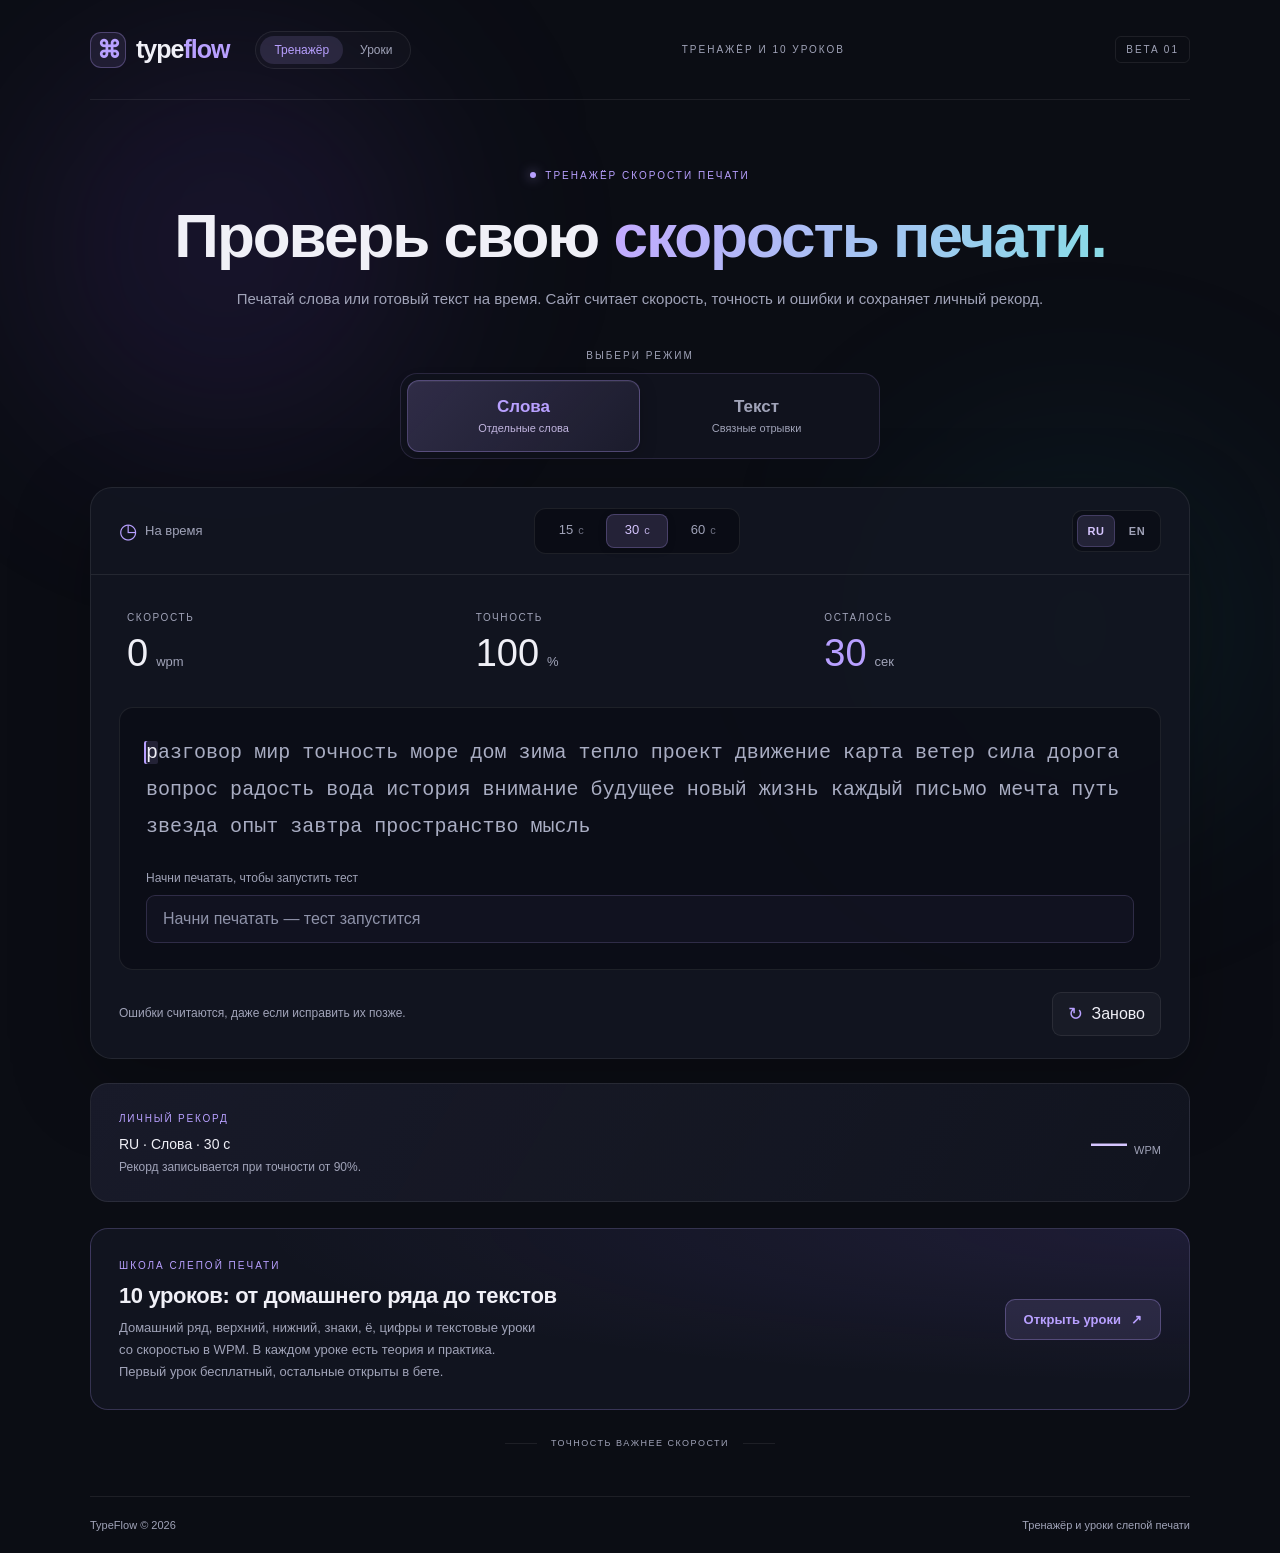
<file: index.html>
<!DOCTYPE html>
    <html lang="ru">
    <head>
    <meta charset="UTF-8">
    <meta name="viewport" content="width=device-width, initial-scale=1.0">

    <title>TypeFlow — тренажёр скорости печати и уроки</title>
    <meta name="description" content="TypeFlow: тест скорости печати на время и 10 уроков слепой печати с теорией и практикой.">

    <link rel="stylesheet" href="style.css">
      <script src="texts.js" defer></script>
      <script src="script.js" defer></script>
    </head>

    <body>
    <div class="ambient ambient-purple" aria-hidden="true"></div>
    <div class="ambient ambient-cyan" aria-hidden="true"></div>

    <div class="page">
        <header class="header">
        <div class="header-main">
            <a class="logo" href="index.html" aria-label="TypeFlow — главная">
                <span class="logo-icon" aria-hidden="true">⌘</span>
                <span>type<span class="logo-accent">flow</span></span>
            </a>

            <nav class="header-nav" aria-label="Разделы">
                <a class="nav-link is-active" href="index.html" aria-current="page">Тренажёр</a>
                <a class="nav-link" href="lessons.html">Уроки</a>
            </nav>
        </div>

        <span class="header-label">ТРЕНАЖЁР И 10 УРОКОВ</span>

        <span class="version">BETA 01</span>
        </header>

        <main>
        <section class="intro">
            <div class="eyebrow">
            <span class="status-dot" aria-hidden="true"></span>
            ТРЕНАЖЁР СКОРОСТИ ПЕЧАТИ
            </div>

            <h1>Проверь свою <span>скорость печати.</span></h1>

            <p class="intro-description">
            Печатай слова или готовый текст на время. Сайт считает скорость,
            точность и ошибки и сохраняет личный рекорд.
            </p>
        </section>

              <div class="mode-picker">
        <p class="mode-picker-caption">ВЫБЕРИ РЕЖИМ</p>

        <div
          id="mode-switch"
          class="mode-switch"
          role="group"
          aria-label="Режим печати"
        >
          <span class="mode-slider" aria-hidden="true"></span>

          <button
            class="mode-button selected"
            type="button"
            data-mode="words"
            aria-pressed="true"
          >
            <span class="mode-button-title">Слова</span>
            <span class="mode-button-description">Отдельные слова</span>
          </button>

          <button
            class="mode-button"
            type="button"
            data-mode="text"
            aria-pressed="false"
          >
            <span class="mode-button-title">Текст</span>
            <span class="mode-button-description">Связные отрывки</span>
          </button>
        </div>
      </div>
            <div id="difficulty-panel" class="difficulty-panel" hidden>
        <span id="difficulty-label" class="difficulty-label">
          Сложность
        </span>

        <div
          class="difficulty-options"
          role="group"
          aria-labelledby="difficulty-label"
        >
          <button
            class="difficulty-button selected"
            type="button"
            data-difficulty="easy"
            aria-pressed="true"
          >
            <span class="difficulty-dot" aria-hidden="true"></span>
            Простой
          </button>

          <button
            class="difficulty-button"
            type="button"
            data-difficulty="medium"
            aria-pressed="false"
          >
            <span class="difficulty-dot" aria-hidden="true"></span>
            Средний
          </button>

          <button
            class="difficulty-button"
            type="button"
            data-difficulty="hard"
            aria-pressed="false"
          >
            <span class="difficulty-dot" aria-hidden="true"></span>
            Сложный
          </button>
        </div>

        <p id="difficulty-description" class="difficulty-description">
          Спокойный старт: заглавные буквы, точки и запятые.
        </p>
      </div>  
      <section class="test-card" aria-label="Тест скорости печати">
            <div class="toolbar">
            <div class="mode-label">
                <span aria-hidden="true">◷</span>
                На время
            </div>

          <div
            class="duration-options"
            role="group"
            aria-label="Длительность теста"
          >
            <button
              class="duration"
              type="button"
              data-time="15"
              aria-label="15 секунд"
              aria-pressed="false"
            >
              15 <span class="time-unit">с</span>
            </button>

            <button
              class="duration active"
              type="button"
              data-time="30"
              aria-label="30 секунд"
              aria-pressed="true"
            >
              30 <span class="time-unit">с</span>
            </button>

            <button
              class="duration"
              type="button"
              data-time="60"
              aria-label="60 секунд"
              aria-pressed="false"
            >
              60 <span class="time-unit">с</span>
            </button>
          </div>

            <div
              class="language-switch"
              role="group"
              aria-label="Язык задания"
            >
              <button
                class="language-button selected"
                type="button"
                data-language="ru"
                aria-label="Русский"
                aria-pressed="true"
              >
                RU
              </button>

              <button
                class="language-button"
                type="button"
                data-language="en"
                aria-label="Английский"
                aria-pressed="false"
              >
                EN
              </button>
            </div>
            </div>

            <div class="stats">
            <div class="stat">
                <span class="stat-label">СКОРОСТЬ</span>
                <div class="stat-value">
                <span id="wpm">0</span>
                <span class="unit">wpm</span>
                </div>
            </div>

            <div class="stat">
                <span class="stat-label">ТОЧНОСТЬ</span>
                <div class="stat-value">
                <span id="accuracy">100</span>
                <span class="unit">%</span>
                </div>
            </div>

            <div class="stat timer-stat">
                <span class="stat-label">ОСТАЛОСЬ</span>
                <div class="stat-value">
                <span id="timer">30</span>
                <span class="unit">сек</span>
                </div>
            </div>
            </div>

            <div class="typing-area">
            <p id="text" class="typing-text">
                текст для печати появится здесь
                начни печатать — тест запустится
            </p>

            <label class="input-label" for="typing-input">
                Начни печатать, чтобы запустить тест
            </label>

            <input
                id="typing-input"
                class="typing-input"
                type="text"
                placeholder="Начни печатать — тест запустится"
                autocomplete="off"
                autocapitalize="off"
                spellcheck="false"
            >
            </div>

                    <div class="test-footer">
            <span class="hint">Ошибки считаются, даже если их исправить.</span>

            <button id="restart" class="restart-button" type="button">
                <span aria-hidden="true">↻</span>
                Заново
            </button>
            </div>
        </section>

        <section
            id="result"
            class="result-card"
            aria-labelledby="result-title"
            aria-live="polite"
            hidden
        >
            <div class="result-heading">
            <div>
                <span class="result-eyebrow">ПОПЫТКА ЗАВЕРШЕНА</span>
                <h2 id="result-title">Твой результат</h2>
            </div>

            <span class="result-badge">Результат</span>
            </div>

            <div class="result-grid">
            <div class="result-item">
                <span class="result-label">Скорость</span>

                <div class="result-number">
                <span id="result-wpm">0</span>
                <span class="result-unit">WPM</span>
                </div>
            </div>

            <div class="result-item">
                <span class="result-label">Точность</span>

                <div class="result-number">
                <span id="result-accuracy">100</span>
                <span class="result-unit">%</span>
                </div>
            </div>

            <div class="result-item">
                <span class="result-label">Правильных символов</span>

                <div class="result-number">
                <span id="result-correct">0</span>
                </div>
            </div>

            <div class="result-item">
                <span class="result-label">Время теста</span>

                <div class="result-number">
                <span id="result-duration">30</span>
                <span class="result-unit">сек</span>
                </div>
            </div>
            </div>

            <p id="result-message" class="result-message"></p>

            <button id="try-again" class="try-again-button" type="button">
            Ещё один раунд <span aria-hidden="true">↗</span>
            </button>
        </section>

              <section class="record-card" aria-labelledby="record-title">
        <div class="record-info">
          <span id="record-title" class="record-eyebrow">
            ЛИЧНЫЙ РЕКОРД
          </span>

          <p id="record-mode" class="record-mode"></p>

          <p id="record-details" class="record-details">
            Рекорд появится после попытки с точностью от 90%.
          </p>
        </div>

        <div class="record-score">
          <span id="record-value">—</span>
          <span class="record-unit">WPM</span>
        </div>

        <p
          id="record-notice"
          class="record-notice"
          role="status"
          hidden
        ></p>
      </section>

        <section class="lesson-teaser" aria-labelledby="lesson-teaser-title">
            <div class="lesson-teaser-text">
                <span class="lesson-teaser-eyebrow">ШКОЛА СЛЕПОЙ ПЕЧАТИ</span>
                <h2 id="lesson-teaser-title">10 уроков: от домашнего ряда до текстов</h2>
                <p>
                    Домашний ряд, верхний, нижний, знаки, ё, цифры и текстовые
                    уроки со скоростью в WPM. В каждом уроке есть теория
                    и практика. Первый урок бесплатный, остальные открыты в бете.
                </p>
            </div>

            <a class="lesson-teaser-link" href="lessons.html">
                Открыть уроки <span aria-hidden="true">↗</span>
            </a>
        </section>
      
        <div class="bottom-note">
            <span class="note-line" aria-hidden="true"></span>
            ТОЧНОСТЬ ВАЖНЕЕ СКОРОСТИ
            <span class="note-line" aria-hidden="true"></span>
        </div>
        </main>

        <footer class="footer">
        <span>TypeFlow © 2026</span>
        <span>Тренажёр и уроки слепой печати</span>
        </footer>
    </div>
        <dialog
      id="record-modal"
      class="record-modal"
      aria-labelledby="record-modal-title"
      aria-describedby="record-modal-message"
    >
      <div class="record-modal-content">
        <button
          id="record-modal-close"
          class="record-modal-close"
          type="button"
          aria-label="Закрыть окно рекорда"
          autofocus
        >
          ×
        </button>

        <div class="record-modal-symbol" aria-hidden="true">✦</div>

        <span class="record-modal-eyebrow">ЛИЧНЫЙ РЕКОРД</span>

        <h2 id="record-modal-title">Новый рекорд!</h2>

        <p id="record-modal-mode" class="record-modal-mode"></p>

        <div class="record-modal-score">
          <span id="record-modal-wpm">0</span>
          <span>WPM</span>
        </div>

        <span id="record-modal-gain" class="record-modal-gain"></span>

        <p id="record-modal-message" class="record-modal-message">
          Результат сохранён. Продолжай тренироваться —
          следующий рекорд впереди.
        </p>

        <p id="record-modal-storage" class="record-modal-storage" hidden></p>

        <button
          id="record-modal-continue"
          class="record-modal-continue"
          type="button"
        >
          Продолжить
          <span aria-hidden="true">↗</span>
        </button>
      </div>
    </dialog>
    </body>
    </html>
</file>
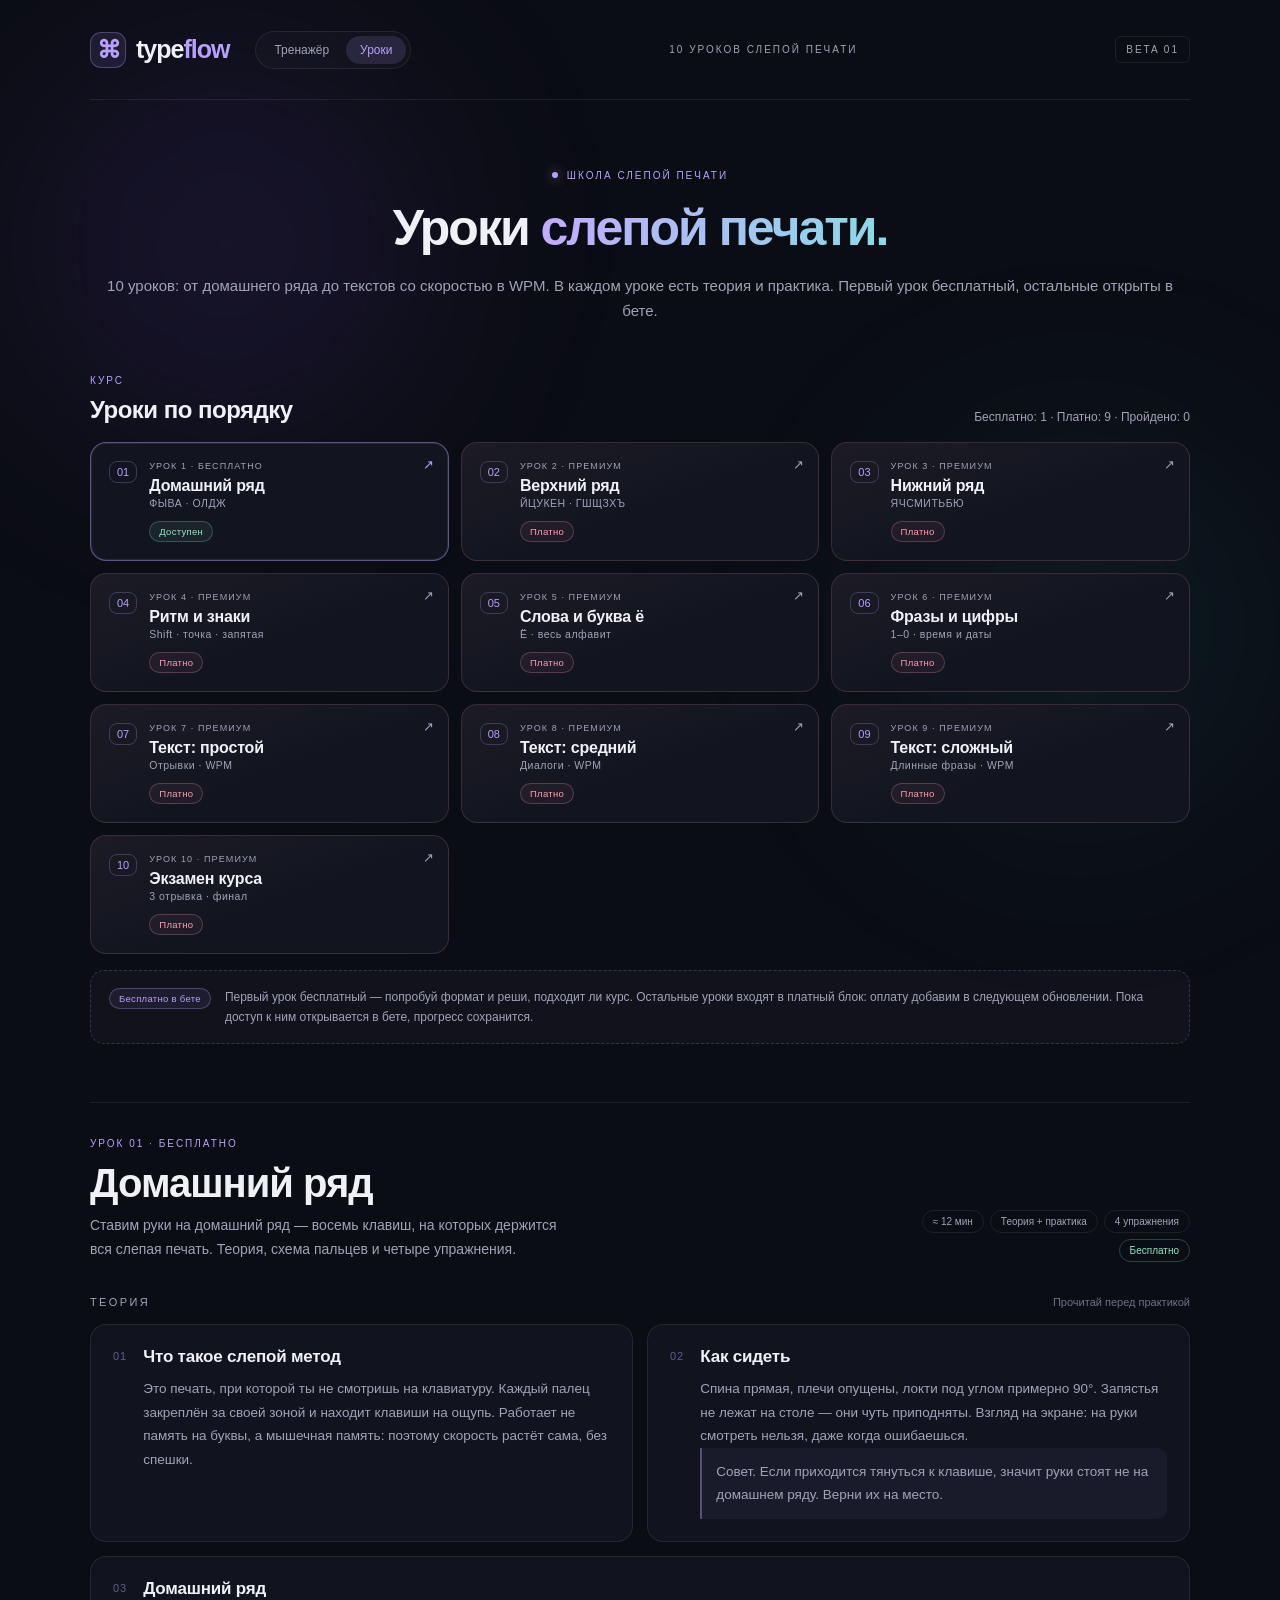
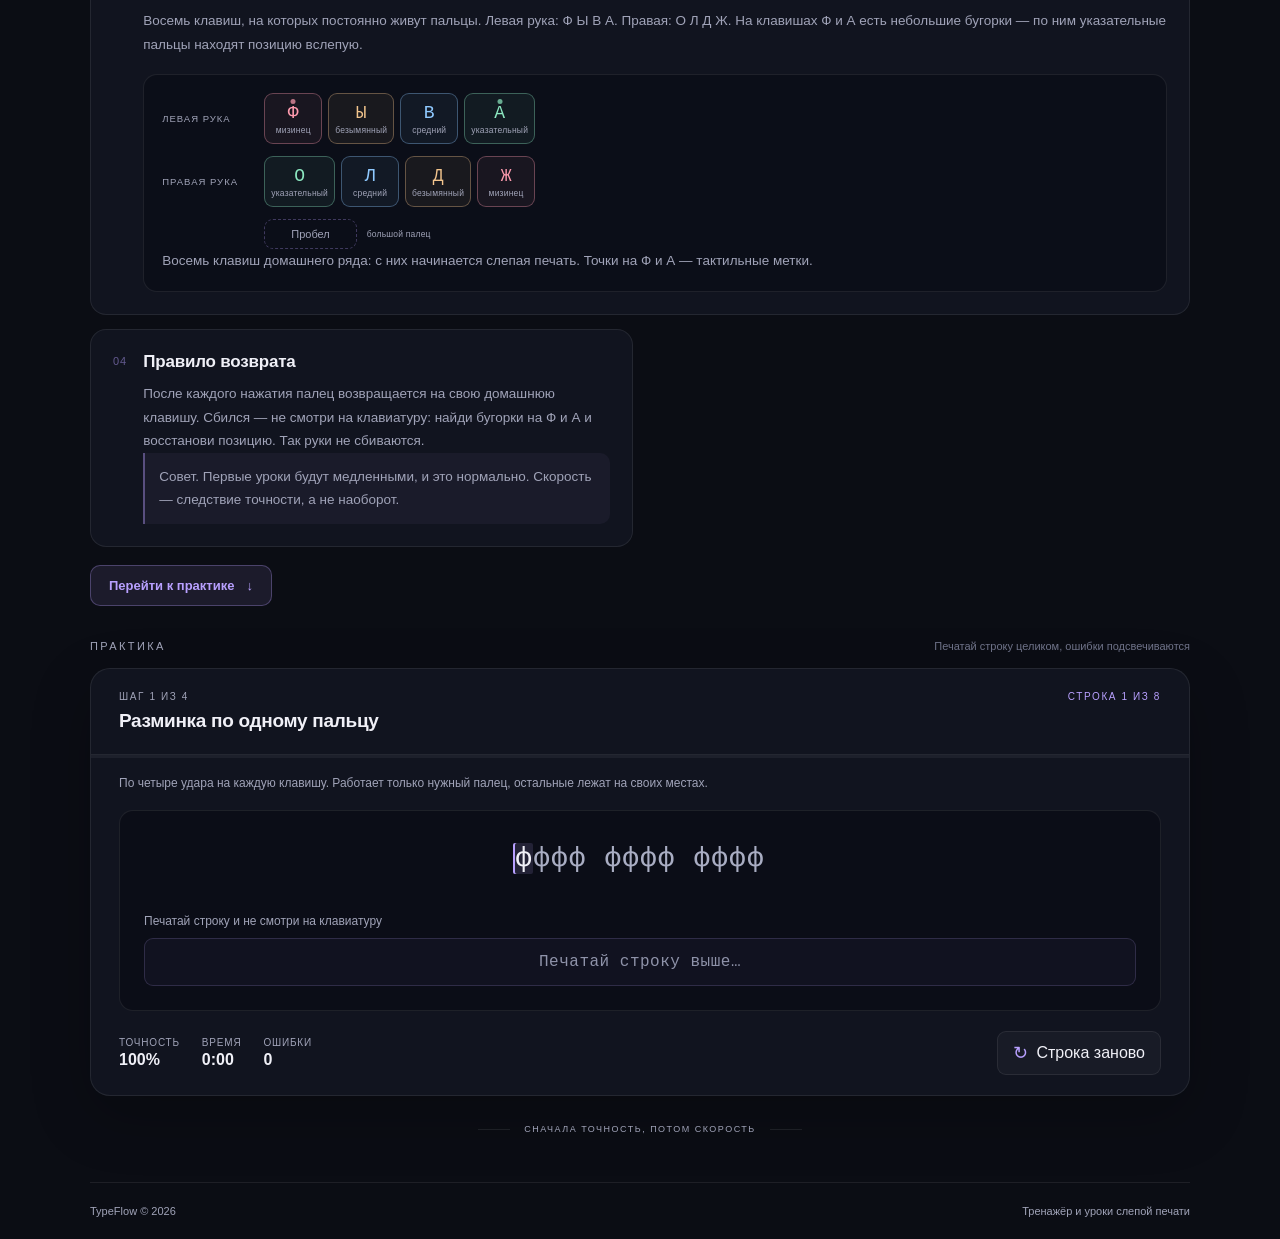
<file: lessons.html>
<!DOCTYPE html>
<html lang="ru">
<head>
<meta charset="UTF-8">
<meta name="viewport" content="width=device-width, initial-scale=1.0">
<meta name="description" content="TypeFlow — уроки слепой печати: теория и практика.">

<title>Уроки слепой печати — TypeFlow</title>

<link rel="stylesheet" href="style.css">
  <script src="texts.js" defer></script>
  <script src="lessons-data.js" defer></script>
  <script src="lessons.js" defer></script>
</head>

<body>
<div class="ambient ambient-purple" aria-hidden="true"></div>
<div class="ambient ambient-cyan" aria-hidden="true"></div>

<div class="page">
  <header class="header">
    <div class="header-main">
      <a class="logo" href="index.html" aria-label="TypeFlow — главная">
        <span class="logo-icon" aria-hidden="true">⌘</span>
        <span>type<span class="logo-accent">flow</span></span>
      </a>

      <nav class="header-nav" aria-label="Разделы">
        <a class="nav-link" href="index.html">Тренажёр</a>
        <a class="nav-link is-active" href="lessons.html" aria-current="page">Уроки</a>
      </nav>
    </div>

    <span class="header-label">10 УРОКОВ СЛЕПОЙ ПЕЧАТИ</span>

    <span class="version">BETA 01</span>
  </header>

  <main>
    <section class="lesson-intro">
      <div class="eyebrow">
        <span class="status-dot" aria-hidden="true"></span>
        ШКОЛА СЛЕПОЙ ПЕЧАТИ
      </div>

      <h1>Уроки <span>слепой печати.</span></h1>

      <p class="intro-description">
        10 уроков: от домашнего ряда до текстов со скоростью в WPM.
        В каждом уроке есть теория и практика. Первый урок бесплатный,
        остальные открыты в бете.
      </p>
    </section>

    <section class="roadmap-section" aria-labelledby="course-title">
      <div class="roadmap-head">
        <div>
          <span class="roadmap-eyebrow">КУРС</span>
          <h2 id="course-title">Уроки по порядку</h2>
        </div>

        <p id="course-stats" class="roadmap-stats"></p>
      </div>

      <div id="lesson-roadmap" class="roadmap"></div>

      <div class="course-note-block">
        <span class="badge badge-free">Бесплатно в бете</span>
        <p id="course-note" class="course-note"></p>
      </div>
    </section>

    <section id="lesson-view" aria-labelledby="lesson-title">
      <div class="lesson-head">
        <div class="lesson-head-text">
          <span id="lesson-eyebrow" class="lesson-eyebrow"></span>
          <h2 id="lesson-title">Домашний ряд</h2>
          <p id="lesson-summary" class="lesson-summary"></p>
          <p id="lesson-access-note" class="lesson-access-note" hidden></p>
        </div>

        <div id="lesson-meta" class="lesson-meta"></div>
      </div>

      <div class="lesson-section-head">
        <h3 class="lesson-section-title">Теория</h3>
        <span class="lesson-section-hint">Прочитай перед практикой</span>
      </div>

      <div id="theory-list" class="theory-list"></div>

      <button id="start-practice" class="lesson-start" type="button">
        Перейти к практике
        <span aria-hidden="true">↓</span>
      </button>

      <div class="lesson-section-head">
        <h3 class="lesson-section-title">Практика</h3>
        <span id="practice-hint" class="lesson-section-hint">
          Печатай строку целиком, ошибки подсвечиваются
        </span>
      </div>

      <section class="practice-card" aria-labelledby="drill-title">
        <div class="practice-head">
          <div>
            <span id="step-counter" class="practice-counter"></span>
            <h4 id="drill-title" class="practice-title"></h4>
          </div>

          <span id="line-counter" class="practice-counter"></span>
        </div>

        <div
          id="lesson-progress"
          class="progress"
          role="progressbar"
          aria-label="Прогресс урока"
          aria-valuemin="0"
          aria-valuemax="100"
          aria-valuenow="0"
        >
          <span id="progress-fill" class="progress-fill"></span>
        </div>

        <p id="drill-hint" class="drill-hint"></p>

        <div class="lesson-typing">
          <p id="task-text" class="lesson-task"></p>

          <label id="lesson-input-label" class="input-label" for="lesson-input">
            Печатай строку и не смотри на клавиатуру
          </label>

          <input
            id="lesson-input"
            class="typing-input lesson-input"
            type="text"
            placeholder="Печатай строку выше…"
            autocomplete="off"
            autocapitalize="off"
            spellcheck="false"
            aria-describedby="drill-hint"
          >
        </div>

        <div class="practice-footer">
          <div class="practice-stats">
            <span class="practice-stat">
              Точность
              <b id="stat-accuracy">100%</b>
            </span>

            <span id="speed-stat" class="practice-stat" hidden>
              Скорость (WPM)
              <b id="stat-speed">0</b>
            </span>

            <span class="practice-stat">
              Время
              <b id="stat-time">0:00</b>
            </span>

            <span class="practice-stat">
              Ошибки
              <b id="stat-errors">0</b>
            </span>
          </div>

          <button id="lesson-restart" class="restart-button" type="button">
            <span aria-hidden="true">↻</span> Строка заново
          </button>
        </div>
      </section>

      <section id="lesson-result" class="result-card" aria-live="polite" hidden>
        <div class="result-heading">
          <div>
            <span class="result-eyebrow">РЕЗУЛЬТАТ УРОКА</span>
            <h2 id="result-title">Урок пройден</h2>
          </div>

          <span id="result-badge" class="result-badge">Урок пройден</span>
        </div>

        <div class="result-grid">
          <div class="result-item">
            <span class="result-label">Точность</span>
            <div class="result-number">
              <span id="result-accuracy">0</span>
              <span class="result-unit">%</span>
            </div>
          </div>

          <div class="result-item">
            <span class="result-label">Время урока</span>
            <div class="result-number">
              <span id="result-time">0:00</span>
            </div>
          </div>

          <div class="result-item">
            <span id="result-speed-label" class="result-label">Темп</span>
            <div class="result-number">
              <span id="result-speed">0</span>
              <span id="result-speed-unit" class="result-unit">зн/мин</span>
            </div>
          </div>

          <div class="result-item">
            <span class="result-label">Ошибки</span>
            <div class="result-number">
              <span id="result-errors">0</span>
            </div>
          </div>
        </div>

        <p id="result-message" class="result-message"></p>
        <p id="result-best" class="result-best"></p>
        <p id="result-upsell" class="result-upsell" hidden></p>

        <div class="result-actions">
          <button id="result-again" class="try-again-button" type="button">
            Пройти ещё раз <span aria-hidden="true">↗</span>
          </button>

          <a class="result-link" href="index.html">В тренажёр</a>
        </div>
      </section>
    </section>

    <section id="lesson-paywall" class="paywall" aria-labelledby="paywall-title" hidden>
      <span class="badge badge-paid">ПЛАТНЫЙ УРОК</span>

      <h2 id="paywall-title">Платный урок</h2>
      <p id="paywall-text" class="paywall-text"></p>

      <div class="paywall-actions">
        <button id="paywall-beta" class="try-again-button" type="button">
          Открыть в бете <span aria-hidden="true">↗</span>
        </button>

        <a class="result-link" href="lessons.html?lesson=home-row">
          К бесплатному уроку
        </a>
      </div>

      <p id="paywall-note" class="paywall-note"></p>
    </section>

    <section id="lesson-unavailable" class="lesson-unavailable" hidden>
      <h2 id="unavailable-title">Урок пока недоступен</h2>
      <p id="unavailable-text"></p>

      <div class="result-actions">
        <a class="try-again-button" href="lessons.html?lesson=home-row">
          Открыть первый урок <span aria-hidden="true">↗</span>
        </a>
        <a class="result-link" href="index.html">В тренажёр</a>
      </div>
    </section>

    <div class="bottom-note">
      <span class="note-line" aria-hidden="true"></span>
      СНАЧАЛА ТОЧНОСТЬ, ПОТОМ СКОРОСТЬ
      <span class="note-line" aria-hidden="true"></span>
    </div>
  </main>

  <footer class="footer">
    <span>TypeFlow © 2026</span>
    <span>Тренажёр и уроки слепой печати</span>
  </footer>
</div>
</body>
</html>
</file>
<file: style.css>
:root {
  color-scheme: dark;
  --background: #0b0d14;
  --surface: rgba(19, 22, 34, 0.88);
  --border: rgba(255, 255, 255, 0.08);
  --text: #f0f0f7;
  --muted: #a0a3b8;
  --accent: #b8a0ff;
}

* {
  box-sizing: border-box;
}

body {
  margin: 0;
  min-height: 100vh;
  background: var(--background);
  color: var(--text);
  font-family: "Segoe UI", Arial, sans-serif;
  -webkit-font-smoothing: antialiased;
}

button,
input {
  font: inherit;
}

button {
  cursor: pointer;
}

button:focus-visible,
a:focus-visible,
input:focus-visible {
  outline: 2px solid var(--accent);
  outline-offset: 5px;
}

.ambient {
  position: fixed;
  width: 400px;
  height: 400px;
  border-radius: 50%;
  filter: blur(100px);
  pointer-events: none;
  z-index: -1;
}

.ambient-purple {
  top: 5%;
  left: 2%;
  background: rgba(116, 70, 210, 0.13);
}

.ambient-cyan {
  right: 0;
  bottom: 8%;
  background: rgba(35, 160, 177, 0.08);
}

.page {
  width: min(1100px, calc(100% - 48px));
  min-height: 100vh;
  margin: 0 auto;
  display: flex;
  flex-direction: column;
}

.header {
  min-height: 100px;
  display: flex;
  align-items: center;
  justify-content: space-between;
  gap: 20px;
  border-bottom: 1px solid var(--border);
}

.logo {
  display: flex;
  align-items: center;
  gap: 10px;
  color: var(--text);
  text-decoration: none;
  font-size: 25px;
  font-weight: 700;
  letter-spacing: -1px;
}

.logo-icon {
  display: grid;
  place-items: center;
  width: 36px;
  height: 36px;
  border: 1px solid rgba(184, 160, 255, 0.3);
  border-radius: 11px;
  background: rgba(184, 160, 255, 0.1);
  color: var(--accent);
  font-size: 24px;
}

.logo-accent {
  color: var(--accent);
}

.header-label,
.version {
  font-size: 10px;
  letter-spacing: 2px;
  color: var(--muted);
}

.version {
  padding: 7px 10px;
  border: 1px solid var(--border);
  border-radius: 6px;
}

main {
  flex: 1;
  padding: 64px 0 48px;
}

.intro {
  text-align: center;
  margin-bottom: 38px;
}

.eyebrow {
  display: inline-flex;
  align-items: center;
  gap: 9px;
  font-size: 10px;
  letter-spacing: 2px;
  color: var(--accent);
}

.status-dot {
  width: 6px;
  height: 6px;
  border-radius: 50%;
  background: var(--accent);
  box-shadow: 0 0 12px rgba(184, 160, 255, 0.7);
}

h1 {
  margin: 18px 0 12px;
  font-size: clamp(36px, 6vw, 62px);
  line-height: 1.15;
  letter-spacing: -2px;
  font-weight: 650;
}

h1 span {
  background: linear-gradient(110deg, #c4a9ff, #88dce7);
  background-clip: text;
  -webkit-background-clip: text;
  color: transparent;
}

.intro-description {
  color: var(--muted);
  font-size: 15px;
  line-height: 1.7;
}

.test-card {
  overflow: hidden;
  background: var(--surface);
  border: 1px solid var(--border);
  border-radius: 22px;
  box-shadow: 0 24px 80px rgba(0, 0, 0, 0.25);
}

.toolbar {
  display: flex;
  align-items: center;
  justify-content: space-between;
  gap: 16px;
  padding: 20px 28px;
  border-bottom: 1px solid var(--border);
}

.mode-label {
  display: flex;
  align-items: center;
  gap: 8px;
  color: var(--muted);
  font-size: 13px;
}

.mode-label > span {
  font-size: 21px;
  color: var(--accent);
}

.duration-options {
  display: flex;
  align-items: center;
  gap: 5px;
  padding: 4px;
  background: #0d101a;
  border: 1px solid var(--border);
  border-radius: 10px;
}

.duration {
  min-width: 40px;
  padding: 7px 10px;
  border: 1px solid transparent;
  border-radius: 7px;
  background: transparent;
  color: var(--muted);
  transition: background 160ms, color 160ms;
}

.duration:hover {
  background: rgba(184, 160, 255, 0.08);
  color: var(--text);
}

.duration.active {
  background: rgba(184, 160, 255, 0.16);
  border-color: rgba(184, 160, 255, 0.2);
  color: var(--accent);
}

.seconds-label {
  padding: 0 8px;
  font-size: 12px;
  color: var(--muted);
}

.language {
  color: var(--muted);
  font-size: 12px;
}

.stats {
  display: grid;
  grid-template-columns: repeat(3, 1fr);
  gap: 20px;
  padding: 32px 36px;
}

.stat-label {
  color: var(--muted);
  font-size: 10px;
  letter-spacing: 1.6px;
}

.stat-value {
  display: flex;
  align-items: baseline;
  gap: 8px;
  margin-top: 7px;
  font-size: 38px;
  font-weight: 500;
  font-variant-numeric: tabular-nums;
}

.unit {
  color: var(--muted);
  font-size: 13px;
  font-weight: 400;
}

.timer-stat .stat-value {
  color: var(--accent);
}

.typing-area {
  margin: 0 28px;
  padding: 26px;
  border: 1px solid var(--border);
  border-radius: 14px;
  background: rgba(9, 11, 19, 0.6);
}

.typing-text {
  margin: 0 0 24px;
  color: #a3a7bd;
  font-family: Consolas, "Courier New", monospace;
  font-size: clamp(18px, 2.3vw, 24px);
  line-height: 1.9;
  overflow-wrap: anywhere;
}

.input-label {
  display: block;
  margin-bottom: 10px;
  color: var(--muted);
  font-size: 12px;
}

.typing-input {
  width: 100%;
  padding: 14px 16px;
  border: 1px solid rgba(184, 160, 255, 0.18);
  border-radius: 9px;
  background: rgba(184, 160, 255, 0.04);
  color: var(--text);
  caret-color: var(--accent);
}

.typing-input::placeholder {
  color: #8f93aa;
}

.test-footer {
  display: flex;
  align-items: center;
  justify-content: space-between;
  gap: 16px;
  padding: 22px 28px;
}

.hint {
  color: var(--muted);
  font-size: 12px;
}

.restart-button {
  display: inline-flex;
  align-items: center;
  gap: 8px;
  padding: 10px 15px;
  border: 1px solid var(--border);
  border-radius: 9px;
  background: rgba(255, 255, 255, 0.03);
  color: var(--text);
  transition: background 160ms, border-color 160ms;
}

.restart-button:hover {
  background: rgba(184, 160, 255, 0.1);
  border-color: rgba(184, 160, 255, 0.3);
}

.restart-button > span {
  color: var(--accent);
  font-size: 18px;
}

.bottom-note {
  display: flex;
  align-items: center;
  justify-content: center;
  gap: 14px;
  margin-top: 28px;
  color: var(--muted);
  font-size: 9px;
  letter-spacing: 1.5px;
  text-align: center;
}

.note-line {
  width: 32px;
  height: 1px;
  background: var(--border);
  flex-shrink: 0;
}

.footer {
  display: flex;
  justify-content: space-between;
  gap: 16px;
  padding: 22px 0;
  border-top: 1px solid var(--border);
  color: var(--muted);
  font-size: 11px;
}

@media (max-width: 600px) {
  .page {
    width: calc(100% - 28px);
  }

  .header {
    min-height: 78px;
  }

  .header-label {
    display: none;
  }

  main {
    padding-top: 42px;
  }

  .toolbar {
    flex-wrap: wrap;
    padding: 16px;
  }

  .language {
    display: none;
  }

  .stats {
    gap: 10px;
    padding: 26px 18px;
  }

  .stat-value {
    font-size: 29px;
    gap: 4px;
  }

  .stat-label {
    font-size: 9px;
    letter-spacing: 0.7px;
  }

  .typing-area {
    margin: 0 14px;
    padding: 18px;
  }

  .test-footer {
    padding: 18px;
  }

  .hint {
    max-width: 150px;
    line-height: 1.6;
  }

  .footer {
    flex-direction: column;
    align-items: center;
  }
}

@media (prefers-reduced-motion: reduce) {
  *,
  *::before,
  *::after {
    transition: none !important;
    animation: none !important;
  }
}
/* Подсветка символов во время теста */

.typing-text {
  min-height: 140px;
  white-space: pre-wrap;
}

.letter-correct {
  color: #8ce8c1;
}

.letter-wrong {
  color: #ff9baf;
  background: rgba(255, 105, 140, 0.13);
  text-decoration: underline;
  text-decoration-color: #ff9baf;
  border-radius: 3px;
}

.letter-current {
  color: #f0f0f7;
  background: rgba(184, 160, 255, 0.15);
  box-shadow: -2px 0 0 #b8a0ff;
  border-radius: 2px;
}

.typing-input:disabled {
  opacity: 0.65;
  cursor: not-allowed;
}

.restart-button.result-ready {
  background: rgba(184, 160, 255, 0.15);
  border-color: rgba(184, 160, 255, 0.45);
  color: #d6c6ff;
}

@media (max-width: 600px) {
  .typing-text {
    min-height: 180px;
  }
}
/* Карточка результата */

.result-card {
  margin-top: 24px;
  padding: 30px;
  border: 1px solid rgba(184, 160, 255, 0.22);
  border-radius: 22px;
  background:
    radial-gradient(
      ellipse at top right,
      rgba(145, 104, 255, 0.13),
      transparent 65%
    ),
    #121521;
  box-shadow: 0 20px 70px rgba(0, 0, 0, 0.2);
}

.result-card[hidden] {
  display: none;
}

.result-card:not([hidden]) {
  animation: result-appear 450ms ease-out both;
}

.result-heading {
  display: flex;
  align-items: center;
  justify-content: space-between;
  gap: 16px;
  margin-bottom: 28px;
}

.result-eyebrow {
  color: var(--accent);
  font-size: 10px;
  letter-spacing: 2px;
}

.result-heading h2 {
  margin: 10px 0 0;
  font-size: 26px;
  font-weight: 600;
  letter-spacing: -0.6px;
}

.result-badge {
  padding: 8px 12px;
  border: 1px solid rgba(140, 232, 193, 0.2);
  border-radius: 100px;
  background: rgba(140, 232, 193, 0.06);
  color: #8ce8c1;
  font-size: 11px;
}

.result-grid {
  display: grid;
  grid-template-columns: repeat(4, minmax(0, 1fr));
  gap: 14px;
}

.result-item {
  padding: 20px 16px;
  border: 1px solid var(--border);
  border-radius: 13px;
  background: rgba(8, 10, 18, 0.4);
}

.result-label {
  color: var(--muted);
  font-size: 12px;
}

.result-number {
  display: flex;
  align-items: baseline;
  gap: 7px;
  margin-top: 12px;
  font-size: 36px;
  font-variant-numeric: tabular-nums;
}

.result-item:first-child .result-number {
  color: var(--accent);
}

.result-unit {
  color: var(--muted);
  font-size: 12px;
}

.result-message {
  margin: 22px 0;
  color: var(--muted);
  font-size: 14px;
  line-height: 1.7;
}

.try-again-button {
  display: inline-flex;
  align-items: center;
  gap: 18px;
  padding: 13px 20px;
  border: 1px solid transparent;
  border-radius: 10px;
  background: #b8a0ff;
  color: #151024;
  font-weight: 600;
  transition: background 160ms, transform 160ms;
}

.try-again-button:hover {
  background: #cbb9ff;
  transform: translateY(-2px);
}

@keyframes result-appear {
  from {
    opacity: 0;
    transform: translateY(16px);
  }

  to {
    opacity: 1;
    transform: translateY(0);
  }
}

@media (max-width: 700px) {
  .result-grid {
    grid-template-columns: repeat(2, minmax(0, 1fr));
  }

  .result-heading {
    align-items: flex-start;
    flex-direction: column;
  }

  .result-card {
    padding: 22px;
  }
}

@media (prefers-reduced-motion: reduce) {
  .result-card:not([hidden]) {
    animation: none;
  }

  .try-again-button {
    transition: none;
  }

  .try-again-button:hover {
    transform: none;
  }
}
/* Переключатель режимов */

.mode-picker {
  width: min(480px, 100%);
  margin: 0 auto 28px;
}

.mode-picker-caption {
  margin: 0 0 12px;
  color: var(--muted);
  text-align: center;
  font-size: 10px;
  letter-spacing: 2px;
}

.mode-switch {
  position: relative;
  display: grid;
  grid-template-columns: repeat(2, minmax(0, 1fr));
  isolation: isolate;
  padding: 6px;
  border: 1px solid rgba(184, 160, 255, 0.15);
  border-radius: 17px;
  background: #10121d;
}

.mode-slider {
  position: absolute;
  top: 6px;
  bottom: 6px;
  left: 6px;
  width: calc((100% - 12px) / 2);
  z-index: -1;
  border: 1px solid rgba(184, 160, 255, 0.3);
  border-radius: 12px;
  background: linear-gradient(
    135deg,
    rgba(184, 160, 255, 0.19),
    rgba(184, 160, 255, 0.07)
  );
  box-shadow:
    0 4px 18px rgba(0, 0, 0, 0.18),
    inset 0 1px 0 rgba(255, 255, 255, 0.06);
  transition: transform 280ms ease;
}

.mode-switch.is-text .mode-slider {
  transform: translateX(100%);
}

.mode-button {
  display: flex;
  flex-direction: column;
  align-items: center;
  justify-content: center;
  gap: 5px;
  min-height: 72px;
  padding: 12px;
  border: none;
  border-radius: 12px;
  background: transparent;
  color: var(--muted);
  transition: color 180ms;
}

.mode-button:hover {
  color: var(--text);
}

.mode-button.selected {
  color: var(--accent);
}

.mode-button-title {
  font-size: 17px;
  font-weight: 600;
}

.mode-button-description {
  color: var(--muted);
  font-size: 11px;
}

.mode-button.selected .mode-button-description {
  color: #c1b5df;
}

@media (max-width: 600px) {
  .mode-button {
    min-height: 66px;
  }

  .mode-button-title {
    font-size: 16px;
  }

  .mode-button-description {
    font-size: 10px;
  }
}

@media (prefers-reduced-motion: reduce) {
  .mode-slider,
  .mode-button {
    transition: none;
  }
}
/* Обновлённый переключатель времени */

.duration-options {
  position: relative;
  flex-shrink: 0;
  gap: 4px;
  padding: 5px;
  margin-right: 62px;
  border: 1px solid rgba(255, 255, 255, 0.08);
  border-radius: 12px;
  background: rgba(8, 10, 18, 0.65);
}

.duration {
  display: grid;
  place-items: center;
  min-width: 42px;
  min-height: 34px;
  padding: 6px 10px;
  border: 1px solid transparent;
  border-radius: 8px;
  background: transparent;
  color: var(--muted);
  font-size: 13px;
  font-weight: 500;
  font-variant-numeric: tabular-nums;
  transition:
    background 180ms,
    color 180ms,
    border-color 180ms;
}

.duration:hover {
  background: rgba(184, 160, 255, 0.07);
  color: var(--text);
}

.duration.active {
  border-color: rgba(184, 160, 255, 0.25);
  background: rgba(184, 160, 255, 0.15);
  color: #d6c6ff;
  box-shadow: 0 2px 8px rgba(0, 0, 0, 0.12);
}

.seconds-label {
  position: absolute;
  left: calc(100% + 12px);
  top: 50%;
  transform: translateY(-50%);
  padding: 0;
  color: var(--muted);
  font-size: 12px;
  white-space: nowrap;
  pointer-events: none;
}

@media (max-width: 600px) {
  .duration-options {
    margin-right: 54px;
  }

  .duration {
    min-width: 36px;
    min-height: 32px;
    padding: 6px 8px;
  }

  .seconds-label {
    left: calc(100% + 9px);
    font-size: 11px;
  }
}

@media (prefers-reduced-motion: reduce) {
  .duration {
    transition: none;
  }
}   
/* Единый переключатель времени: 15 с / 30 с / 60 с */

.duration-options {
  display: inline-flex;
  align-items: center;
  gap: 4px;
  margin-right: 0;
  padding: 5px;
  border-radius: 12px;
}

.duration {
  display: inline-flex;
  align-items: baseline;
  justify-content: center;
  gap: 5px;
  min-width: 62px;
  min-height: 34px;
  padding: 8px 12px;
  line-height: 1;
}

.time-unit {
  font-size: 11px;
  font-weight: 400;
  opacity: 0.65;
}

.duration.active .time-unit {
  opacity: 0.85;
}

@media (max-width: 600px) {
  .duration-options {
    margin-right: 0;
  }

  .duration {
    min-width: 50px;
    padding: 8px 9px;
  }
}

/* Выбор сложности */

.difficulty-panel {
  display: flex;
  flex-direction: column;
  align-items: center;
  gap: 10px;
  margin: -6px auto 26px;
}

.difficulty-panel[hidden] {
  display: none;
}

.difficulty-label {
  color: var(--muted);
  font-size: 9px;
  font-weight: 500;
  letter-spacing: 2px;
  text-transform: uppercase;
}

.difficulty-options {
  display: grid;
  grid-template-columns: repeat(3, minmax(0, 1fr));
  gap: 4px;
  width: min(390px, 100%);
  padding: 5px;
  border: 1px solid rgba(255, 255, 255, 0.08);
  border-radius: 13px;
  background: #10121d;
}

.difficulty-dot {
  display: none;
}

.difficulty-button {
  display: flex;
  align-items: center;
  justify-content: center;
  min-width: 0;
  min-height: 40px;
  padding: 10px 12px;
  border: 1px solid transparent;
  border-radius: 9px;
  background: transparent;
  color: var(--muted);
  font-family: inherit;
  font-size: 12px;
  font-weight: 500;
  line-height: 1.2;
  cursor: pointer;
  transition:
    color 180ms ease,
    background 180ms ease,
    border-color 180ms ease;
}

.difficulty-button:hover {
  background: rgba(184, 160, 255, 0.06);
  color: var(--text);
}

.difficulty-button.selected {
  border-color: rgba(184, 160, 255, 0.25);
  background: linear-gradient(
    135deg,
    rgba(184, 160, 255, 0.18),
    rgba(184, 160, 255, 0.08)
  );
  color: #d6c6ff;
  box-shadow:
    0 2px 8px rgba(0, 0, 0, 0.15),
    inset 0 1px 0 rgba(255, 255, 255, 0.04);
}

.difficulty-button:focus-visible {
  outline: 2px solid var(--accent);
  outline-offset: 3px;
}

.difficulty-description {
  max-width: 440px;
  min-height: 36px;
  margin: 0;
  padding: 0 10px;
  color: var(--muted);
  text-align: center;
  font-size: 11px;
  line-height: 1.6;
}

@media (max-width: 600px) {
  .difficulty-options {
    width: min(350px, 100%);
  }

  .difficulty-button {
    padding: 10px 8px;
    font-size: 11px;
  }
}

@media (prefers-reduced-motion: reduce) {
  .difficulty-button {
    transition: none;
  }
}

/* Цельные отрывки вместо обрезанного фрагмента */

.typing-text {
  min-height: 0;
  margin: 0 0 26px;
  color: #a9adc3;
  font-family: Consolas, "Courier New", monospace;
  font-size: 20px;
  font-weight: 400;
  line-height: 1.85;
  letter-spacing: 0;
  white-space: pre-wrap;
  word-break: normal;
  overflow-wrap: break-word;
  text-align: left;
}

.letter-correct {
  color: #8ce8c1;
}

.letter-wrong {
  color: #ff9baf;
  background: rgba(255, 105, 140, 0.13);
  text-decoration: underline;
  border-radius: 3px;
}

.letter-current {
  color: #f0f0f7;
  background: rgba(184, 160, 255, 0.14);
  box-shadow: -2px 0 0 #b8a0ff;
  border-radius: 2px;
}

.hint {
  line-height: 1.6;
}

@media (max-width: 600px) {
  .typing-text {
    min-height: 0;
    font-size: 17px;
    line-height: 1.8;
  }
}
/* Личный рекорд */

.record-card {
  display: grid;
  grid-template-columns: minmax(0, 1fr) auto;
  align-items: center;
  gap: 16px 24px;
  margin-top: 24px;
  padding: 24px 28px;
  border: 1px solid var(--border);
  border-radius: 18px;
  background:
    linear-gradient(
      120deg,
      rgba(184, 160, 255, 0.045),
      transparent
    ),
    #11141f;
  transition: border-color 200ms, box-shadow 200ms;
}

.record-eyebrow {
  color: var(--accent);
  font-size: 10px;
  letter-spacing: 1.8px;
}

.record-mode {
  margin: 10px 0 6px;
  color: var(--text);
  font-size: 14px;
}

.record-details {
  margin: 0;
  color: var(--muted);
  font-size: 12px;
  line-height: 1.6;
}

.record-score {
  display: flex;
  align-items: baseline;
  gap: 7px;
  color: #d6c6ff;
}

#record-value {
  font-size: 36px;
  font-weight: 500;
  font-variant-numeric: tabular-nums;
}

.record-unit {
  color: var(--muted);
  font-size: 11px;
}

.record-notice {
  grid-column: 1 / -1;
  margin: 0;
  padding-top: 14px;
  border-top: 1px solid var(--border);
  color: var(--muted);
  font-size: 12px;
  line-height: 1.6;
}

.record-notice[hidden] {
  display: none;
}

.record-card.is-new-record {
  border-color: rgba(184, 160, 255, 0.4);
  box-shadow: 0 0 30px rgba(145, 104, 255, 0.07);
}

.record-card.is-new-record .record-notice {
  color: #d6c6ff;
}

@media (max-width: 600px) {
  .record-card {
    padding: 20px;
    gap: 14px;
  }

  #record-value {
    font-size: 30px;
  }

  .record-mode {
    font-size: 12px;
  }
}

@media (prefers-reduced-motion: reduce) {
  .record-card {
    transition: none;
  }
}

/* Поздравление с новым рекордом */

.record-modal {
  position: fixed;
  width: min(460px, calc(100% - 32px));
  max-height: calc(100dvh - 40px);
  margin: auto;
  padding: 0;
  overflow-y: auto;
  border: 1px solid rgba(184, 160, 255, 0.35);
  border-radius: 26px;
  background: #11131f;
  color: var(--text);
  box-shadow:
    0 30px 100px rgba(0, 0, 0, 0.55),
    0 0 70px rgba(145, 104, 255, 0.12);
}

.record-modal::backdrop {
  background: rgba(5, 7, 14, 0.78);
  backdrop-filter: blur(8px);
}

.record-modal[open] {
  animation: record-modal-appear 320ms ease-out both;
}

.record-modal-content {
  position: relative;
  padding: 42px 30px 30px;
  text-align: center;
  background:
    radial-gradient(
      ellipse at 50% 0%,
      rgba(162, 123, 255, 0.2),
      transparent 65%
    );
}

.record-modal-close {
  position: absolute;
  top: 14px;
  right: 14px;
  display: grid;
  place-items: center;
  width: 32px;
  height: 32px;
  padding: 0;
  border: 1px solid var(--border);
  border-radius: 50%;
  background: rgba(255, 255, 255, 0.03);
  color: var(--muted);
  font-size: 23px;
  line-height: 1;
}

.record-modal-close:hover {
  background: rgba(255, 255, 255, 0.08);
  color: var(--text);
}

.record-modal-symbol {
  display: grid;
  place-items: center;
  width: 76px;
  height: 76px;
  margin: 0 auto 22px;
  border: 1px solid rgba(184, 160, 255, 0.3);
  border-radius: 24px;
  background: rgba(184, 160, 255, 0.1);
  color: #d2bdff;
  font-size: 43px;
  box-shadow: 0 0 35px rgba(184, 160, 255, 0.13);
}

.record-modal-eyebrow {
  color: var(--accent);
  font-size: 9px;
  letter-spacing: 2px;
}

.record-modal h2 {
  margin: 12px 0 10px;
  font-size: clamp(28px, 6vw, 36px);
  letter-spacing: -1px;
}

.record-modal-mode {
  margin: 0;
  color: var(--muted);
  font-size: 12px;
}

.record-modal-score {
  display: flex;
  align-items: baseline;
  justify-content: center;
  gap: 10px;
  margin: 24px 0 12px;
}

#record-modal-wpm {
  color: #d6c6ff;
  font-size: clamp(60px, 14vw, 82px);
  font-weight: 650;
  line-height: 1;
  letter-spacing: -4px;
  font-variant-numeric: tabular-nums;
}

.record-modal-score > span:last-child {
  color: var(--muted);
  font-size: 13px;
}

.record-modal-gain {
  display: inline-block;
  padding: 7px 12px;
  border: 1px solid rgba(140, 232, 193, 0.18);
  border-radius: 100px;
  background: rgba(140, 232, 193, 0.07);
  color: #8ce8c1;
  font-size: 12px;
}

.record-modal-message {
  max-width: 330px;
  margin: 24px auto;
  color: #b8bbce;
  font-size: 14px;
  line-height: 1.8;
}

.record-modal-storage {
  margin: 0 0 18px;
  color: #ebd098;
  font-size: 11px;
  line-height: 1.6;
}

.record-modal-continue {
  display: flex;
  align-items: center;
  justify-content: center;
  gap: 12px;
  width: 100%;
  padding: 15px;
  border: none;
  border-radius: 12px;
  background: #b8a0ff;
  color: #151024;
  font-size: 13px;
  font-weight: 600;
}

.record-modal-continue:hover {
  background: #cbb9ff;
}

@keyframes record-modal-appear {
  from {
    opacity: 0;
    transform: translateY(18px) scale(0.97);
  }

  to {
    opacity: 1;
    transform: translateY(0) scale(1);
  }
}

@media (prefers-reduced-motion: reduce) {
  .record-modal[open] {
    animation: none;
  }
}
/* Переключатель языка */

.language-switch {
  display: inline-flex;
  align-items: center;
  flex-shrink: 0;
  gap: 3px;
  padding: 4px;
  border: 1px solid var(--border);
  border-radius: 10px;
  background: rgba(8, 10, 18, 0.55);
}

.language-button {
  display: grid;
  place-items: center;
  min-width: 38px;
  min-height: 32px;
  padding: 7px 9px;
  border: 1px solid transparent;
  border-radius: 7px;
  background: transparent;
  color: var(--muted);
  font-family: inherit;
  font-size: 11px;
  font-weight: 600;
  letter-spacing: 0.5px;
  transition:
    color 180ms,
    background 180ms,
    border-color 180ms;
}

.language-button:hover {
  background: rgba(184, 160, 255, 0.06);
  color: var(--text);
}

.language-button.selected {
  border-color: rgba(184, 160, 255, 0.22);
  background: rgba(184, 160, 255, 0.14);
  color: #d6c6ff;
}

@media (max-width: 600px) {
  .toolbar {
    flex-wrap: wrap;
    gap: 12px;
  }
}

@media (prefers-reduced-motion: reduce) {
  .language-button {
    transition: none;
  }
}
/* ------------------------------------------------------------------ */
/* Уроки слепой печати                                              */
/* ------------------------------------------------------------------ */

.header-main {
  display: flex;
  align-items: center;
  gap: 26px;
}

.header-nav {
  display: flex;
  align-items: center;
  gap: 3px;
  padding: 4px;
  border: 1px solid var(--border);
  border-radius: 100px;
  background: rgba(255, 255, 255, 0.02);
}

.nav-link {
  padding: 7px 14px;
  border-radius: 100px;
  color: var(--muted);
  text-decoration: none;
  font-size: 12px;
  transition: color 160ms, background 160ms;
}

.nav-link:hover {
  color: var(--text);
  background: rgba(184, 160, 255, 0.08);
}

.nav-link.is-active {
  color: var(--accent);
  background: rgba(184, 160, 255, 0.14);
}

.lesson-intro {
  text-align: center;
  margin-bottom: 46px;
}

.lesson-intro h1 {
  font-size: clamp(32px, 5vw, 50px);
}

.lesson-head-text {
  min-width: 0;
}

.roadmap-section {
  margin-top: 4px;
}

/* --- Курс --------------------------------------------------------- */

.roadmap-head {
  display: flex;
  align-items: flex-end;
  justify-content: space-between;
  gap: 16px;
  margin-bottom: 18px;
}

.roadmap-eyebrow {
  color: var(--accent);
  font-size: 10px;
  letter-spacing: 2px;
}

.roadmap-head h2 {
  margin: 8px 0 0;
  font-size: 24px;
  letter-spacing: -0.5px;
}

.roadmap-stats {
  margin: 0;
  color: var(--muted);
  font-size: 12px;
  text-align: right;
}

.roadmap {
  display: grid;
  grid-template-columns: repeat(3, minmax(0, 1fr));
  gap: 12px;
}

.roadmap-card {
  position: relative;
  display: flex;
  align-items: flex-start;
  gap: 12px;
  padding: 18px;
  border: 1px solid var(--border);
  border-radius: 16px;
  background: #12151f;
  color: inherit;
  text-decoration: none;
  transition: border-color 180ms, transform 180ms, background 180ms;
}

.roadmap-card.is-available:hover {
  border-color: rgba(184, 160, 255, 0.35);
  background: #151827;
  transform: translateY(-2px);
}

.roadmap-card.is-premium {
  border-color: rgba(255, 155, 175, 0.16);
  background: linear-gradient(
    160deg,
    rgba(255, 155, 175, 0.045),
    transparent 55%
  ), #12151f;
}

.roadmap-card.is-premium:hover {
  border-color: rgba(255, 155, 175, 0.34);
  transform: translateY(-2px);
}

.roadmap-card.is-active {
  border-color: rgba(184, 160, 255, 0.45);
  box-shadow: inset 0 0 0 1px rgba(184, 160, 255, 0.12);
}

.roadmap-card.is-locked {
  opacity: 0.6;
  cursor: not-allowed;
}

.roadmap-card.is-completed {
  border-color: rgba(140, 232, 193, 0.22);
}

.roadmap-card.is-completed .roadmap-arrow {
  color: #8ce8c1;
}

.roadmap-number {
  flex-shrink: 0;
  padding: 4px 7px;
  border: 1px solid rgba(184, 160, 255, 0.25);
  border-radius: 8px;
  color: var(--accent);
  font-size: 11px;
  font-variant-numeric: tabular-nums;
}

.roadmap-body {
  min-width: 0;
  flex: 1;
  padding-right: 14px;
}

.roadmap-kicker {
  display: block;
  color: var(--muted);
  font-size: 9px;
  letter-spacing: 1.1px;
  text-transform: uppercase;
}

.roadmap-title {
  margin: 6px 0 2px;
  font-size: 16px;
  letter-spacing: -0.2px;
}

.roadmap-subtitle {
  margin: 0;
  color: var(--muted);
  font-size: 10.5px;
  letter-spacing: 0.5px;
}

.roadmap-footer {
  display: flex;
  flex-wrap: wrap;
  gap: 6px;
  margin-top: 12px;
}

.roadmap-arrow {
  position: absolute;
  top: 14px;
  right: 14px;
  color: var(--muted);
  font-size: 13px;
}

.roadmap-card.is-available .roadmap-arrow {
  color: var(--accent);
}

.badge {
  display: inline-flex;
  align-items: center;
  padding: 4px 9px;
  border: 1px solid var(--border);
  border-radius: 100px;
  color: var(--muted);
  font-size: 9.5px;
  letter-spacing: 0.3px;
  white-space: nowrap;
}

.badge-ready,
.badge-done {
  border-color: rgba(140, 232, 193, 0.25);
  background: rgba(140, 232, 193, 0.07);
  color: #8ce8c1;
}

.badge-soon {
  background: rgba(255, 255, 255, 0.03);
}

.badge-paid {
  border-color: rgba(255, 155, 175, 0.25);
  background: rgba(255, 155, 175, 0.06);
  color: #ff9baf;
}

.badge-free {
  border-color: rgba(184, 160, 255, 0.3);
  background: rgba(184, 160, 255, 0.08);
  color: var(--accent);
}

.course-note-block {
  display: flex;
  align-items: flex-start;
  gap: 14px;
  margin-top: 16px;
  padding: 16px 18px;
  border: 1px dashed rgba(184, 160, 255, 0.22);
  border-radius: 14px;
  background: rgba(184, 160, 255, 0.035);
}

.course-note-block .badge {
  flex-shrink: 0;
  margin-top: 1px;
}

.course-note {
  margin: 0;
  color: var(--muted);
  font-size: 12px;
  line-height: 1.7;
}

/* --- Шапка урока -------------------------------------------------- */

.lesson-head {
  display: flex;
  align-items: flex-end;
  justify-content: space-between;
  gap: 24px;
  margin: 58px 0 30px;
  padding-top: 30px;
  border-top: 1px solid var(--border);
}

.lesson-eyebrow {
  color: var(--accent);
  font-size: 10px;
  letter-spacing: 2px;
}

.lesson-head h2 {
  margin: 10px 0 8px;
  font-size: clamp(28px, 4vw, 40px);
  letter-spacing: -1px;
}

.lesson-summary {
  margin: 0;
  max-width: 62ch;
  color: var(--muted);
  font-size: 14px;
  line-height: 1.7;
}

.lesson-access-note {
  max-width: 62ch;
  margin: 14px 0 0;
  padding: 12px 14px;
  border: 1px dashed rgba(255, 155, 175, 0.28);
  border-radius: 10px;
  background: rgba(255, 155, 175, 0.045);
  color: #d8bdc6;
  font-size: 12px;
  line-height: 1.65;
}

.lesson-meta {
  display: flex;
  flex-wrap: wrap;
  justify-content: flex-end;
  gap: 6px;
  max-width: 280px;
}

.lesson-chip {
  padding: 5px 10px;
  border: 1px solid var(--border);
  border-radius: 100px;
  color: var(--muted);
  font-size: 10px;
  white-space: nowrap;
}

.lesson-chip.is-free {
  border-color: rgba(140, 232, 193, 0.25);
  color: #8ce8c1;
}

.lesson-chip.is-paid {
  border-color: rgba(255, 155, 175, 0.3);
  color: #ff9baf;
}

.lesson-chip.is-record {
  border-color: rgba(184, 160, 255, 0.3);
  color: var(--accent);
}

.lesson-section-head {
  display: flex;
  align-items: baseline;
  justify-content: space-between;
  gap: 16px;
  margin: 34px 0 16px;
}

.lesson-section-title {
  margin: 0;
  color: var(--muted);
  font-size: 11px;
  font-weight: 500;
  letter-spacing: 2.4px;
  text-transform: uppercase;
}

.lesson-section-hint {
  color: #6e7288;
  font-size: 11px;
  text-align: right;
}

/* --- Теория ------------------------------------------------------- */

.theory-list {
  display: grid;
  grid-template-columns: repeat(2, minmax(0, 1fr));
  gap: 14px;
}

.theory-card {
  display: flex;
  gap: 16px;
  padding: 22px;
  border: 1px solid var(--border);
  border-radius: 16px;
  background: var(--surface);
}

.theory-card.is-wide {
  grid-column: 1 / -1;
}

.theory-index {
  padding-top: 3px;
  color: rgba(184, 160, 255, 0.5);
  font-size: 11px;
  letter-spacing: 1px;
}

.theory-body {
  min-width: 0;
}

.theory-body h3 {
  margin: 0 0 10px;
  font-size: 17px;
  letter-spacing: -0.2px;
}

.theory-body p {
  margin: 0;
  color: var(--muted);
  font-size: 13.5px;
  line-height: 1.75;
}

.theory-tip {
  margin-top: 14px;
  padding: 12px 14px;
  border-left: 2px solid rgba(184, 160, 255, 0.4);
  border-radius: 0 10px 10px 0;
  background: rgba(184, 160, 255, 0.05);
  color: #b9bdd2;
  font-size: 12.5px;
}

/* --- Схема клавиатуры --------------------------------------------- */

.keyboard {
  margin-top: 18px;
  padding: 18px;
  border: 1px solid var(--border);
  border-radius: 14px;
  background: rgba(8, 10, 18, 0.45);
}

.keyboard-hand {
  display: flex;
  align-items: center;
  gap: 14px;
}

.keyboard-hand + .keyboard-hand {
  margin-top: 12px;
}

.keyboard-hand-label {
  flex-shrink: 0;
  width: 88px;
  color: var(--muted);
  font-size: 9.5px;
  letter-spacing: 1px;
  text-transform: uppercase;
}

.keyboard-keys {
  display: flex;
  flex-wrap: wrap;
  gap: 6px;
}

.keyboard-key {
  position: relative;
  display: grid;
  gap: 3px;
  justify-items: center;
  min-width: 58px;
  padding: 10px 6px 8px;
  border: 1px solid var(--border);
  border-radius: 9px;
  background: #10131d;
}

.keyboard-letter {
  font-family: Consolas, "Courier New", monospace;
  font-size: 18px;
  line-height: 1;
}

.keyboard-finger {
  color: var(--muted);
  font-size: 8.5px;
  letter-spacing: 0.2px;
}

.keyboard-key.has-bump::after {
  content: "";
  position: absolute;
  top: 5px;
  left: 50%;
  width: 5px;
  height: 5px;
  border-radius: 50%;
  background: currentColor;
  opacity: 0.7;
  transform: translateX(-50%);
}

.finger-pinky {
  border-color: rgba(255, 155, 175, 0.35);
  background: rgba(255, 155, 175, 0.06);
  color: #ff9baf;
}

.finger-ring {
  border-color: rgba(242, 196, 141, 0.35);
  background: rgba(242, 196, 141, 0.06);
  color: #f2c48d;
}

.finger-middle {
  border-color: rgba(143, 201, 255, 0.35);
  background: rgba(143, 201, 255, 0.06);
  color: #8fc9ff;
}

.finger-index {
  border-color: rgba(140, 232, 193, 0.35);
  background: rgba(140, 232, 193, 0.06);
  color: #8ce8c1;
}

.keyboard-space {
  display: flex;
  align-items: center;
  gap: 10px;
  margin-top: 12px;
  padding-left: 102px;
}

.keyboard-space-key {
  padding: 8px 26px;
  border: 1px dashed rgba(184, 160, 255, 0.3);
  border-radius: 9px;
  color: var(--muted);
  font-size: 11px;
}

.keyboard-caption {
  margin: 14px 0 0;
  color: #6e7288;
  font-size: 11px;
  line-height: 1.6;
}

.lesson-start {
  display: inline-flex;
  align-items: center;
  gap: 12px;
  margin-top: 18px;
  padding: 12px 18px;
  border: 1px solid rgba(184, 160, 255, 0.3);
  border-radius: 10px;
  background: rgba(184, 160, 255, 0.1);
  color: var(--accent);
  font-size: 13px;
  font-weight: 600;
  transition: background 160ms, transform 160ms;
}

.lesson-start:hover {
  background: rgba(184, 160, 255, 0.18);
  transform: translateY(-1px);
}

/* --- Практика ----------------------------------------------------- */

.practice-card {
  overflow: hidden;
  border: 1px solid var(--border);
  border-radius: 20px;
  background: var(--surface);
  box-shadow: 0 20px 60px rgba(0, 0, 0, 0.22);
}

.practice-head {
  display: flex;
  align-items: flex-start;
  justify-content: space-between;
  gap: 16px;
  padding: 22px 28px;
  border-bottom: 1px solid var(--border);
}

.practice-counter {
  display: block;
  color: var(--muted);
  font-size: 10px;
  letter-spacing: 1.6px;
  text-transform: uppercase;
}

.practice-head > .practice-counter {
  color: var(--accent);
  white-space: nowrap;
}

.practice-title {
  margin: 8px 0 0;
  font-size: 19px;
  font-weight: 600;
  letter-spacing: -0.3px;
}

.progress {
  height: 3px;
  background: rgba(255, 255, 255, 0.05);
}

.progress-fill {
  display: block;
  width: 0;
  height: 100%;
  background: linear-gradient(90deg, #b8a0ff, #8ce8c1);
  transition: width 300ms ease;
}

.drill-hint {
  margin: 0;
  padding: 16px 28px 0;
  color: var(--muted);
  font-size: 12px;
  line-height: 1.65;
}

.lesson-typing {
  margin: 16px 28px 0;
  padding: 24px;
  border: 1px solid var(--border);
  border-radius: 14px;
  background: rgba(9, 11, 19, 0.6);
  cursor: text;
}

.lesson-task {
  min-height: 2.2em;
  margin: 0 0 18px;
  color: #a9adc3;
  font-family: Consolas, "Courier New", monospace;
  font-size: clamp(20px, 2.6vw, 28px);
  line-height: 1.7;
  letter-spacing: 1px;
  text-align: center;
  overflow-wrap: break-word;
}

.lesson-input {
  text-align: center;
  font-family: Consolas, "Courier New", monospace;
  letter-spacing: 0.5px;
}

.practice-footer {
  display: flex;
  align-items: center;
  justify-content: space-between;
  gap: 16px;
  padding: 20px 28px;
}

.practice-stats {
  display: flex;
  flex-wrap: wrap;
  gap: 22px;
}

.practice-stat {
  display: flex;
  flex-direction: column;
  gap: 3px;
  color: var(--muted);
  font-size: 10px;
  letter-spacing: 0.8px;
  text-transform: uppercase;
}

.practice-stat[hidden] {
  display: none;
}

.practice-stat b {
  color: var(--text);
  font-size: 16px;
  font-weight: 600;
  font-variant-numeric: tabular-nums;
  letter-spacing: 0;
  text-transform: none;
}

/* --- Результат и заглушка ----------------------------------------- */

.result-best {
  margin: -8px 0 22px;
  color: var(--accent);
  font-size: 12px;
  letter-spacing: 0.3px;
}

.result-upsell {
  margin: 0 0 22px;
  padding: 12px 14px;
  border: 1px dashed rgba(255, 155, 175, 0.28);
  border-radius: 10px;
  background: rgba(255, 155, 175, 0.04);
  color: #d8bdc6;
  font-size: 12px;
  line-height: 1.65;
}

.result-actions {
  display: flex;
  align-items: center;
  flex-wrap: wrap;
  gap: 18px;
}

.result-link {
  padding-bottom: 2px;
  border-bottom: 1px solid rgba(255, 255, 255, 0.15);
  color: var(--muted);
  font-size: 12px;
  text-decoration: none;
}

.result-link:hover {
  color: var(--text);
}

.paywall {
  margin-top: 42px;
  padding: 40px 36px;
  border: 1px dashed rgba(255, 155, 175, 0.32);
  border-radius: 22px;
  background:
    radial-gradient(
      ellipse at top right,
      rgba(255, 155, 175, 0.08),
      transparent 60%
    ),
    #121521;
  text-align: center;
}

.paywall h2 {
  margin: 16px 0 12px;
  font-size: clamp(24px, 3.4vw, 34px);
  letter-spacing: -0.8px;
}

.paywall-text {
  max-width: 60ch;
  margin: 0 auto;
  color: var(--muted);
  font-size: 14px;
  line-height: 1.75;
}

.paywall-actions {
  display: flex;
  align-items: center;
  justify-content: center;
  flex-wrap: wrap;
  gap: 18px;
  margin: 26px 0 0;
}

.paywall-actions .try-again-button {
  text-decoration: none;
}

.paywall-note {
  margin: 20px 0 0;
  color: #8b8fa6;
  font-size: 11px;
  line-height: 1.6;
}

.paywall .badge {
  letter-spacing: 1.2px;
}

.lesson-unavailable {
  margin-top: 40px;
  padding: 36px;
  border: 1px dashed rgba(184, 160, 255, 0.25);
  border-radius: 20px;
  background: rgba(184, 160, 255, 0.03);
  text-align: center;
}

.lesson-unavailable h2 {
  margin: 0 0 12px;
  font-size: 26px;
  letter-spacing: -0.6px;
}

.lesson-unavailable p {
  max-width: 56ch;
  margin: 0 auto 24px;
  color: var(--muted);
  font-size: 14px;
  line-height: 1.7;
}

.lesson-unavailable .result-actions {
  justify-content: center;
}

.lesson-unavailable .try-again-button {
  text-decoration: none;
}

/* --- Адаптив ------------------------------------------------------ */

@media (max-width: 900px) {
  .roadmap {
    grid-template-columns: repeat(2, minmax(0, 1fr));
  }

  .theory-list {
    grid-template-columns: 1fr;
  }

  .lesson-head {
    flex-direction: column;
    align-items: flex-start;
  }

  .lesson-meta {
    justify-content: flex-start;
    max-width: none;
  }

  .lesson-section-hint {
    display: none;
  }
}

@media (max-width: 600px) {
  .header-main {
    gap: 12px;
  }

  .version {
    display: none;
  }

  .header-nav {
    gap: 2px;
  }

  .nav-link {
    padding: 6px 9px;
    font-size: 10.5px;
  }

  .roadmap {
    grid-template-columns: 1fr;
  }

  .roadmap-head {
    flex-direction: column;
    align-items: flex-start;
    gap: 8px;
  }

  .roadmap-stats {
    text-align: left;
  }

  .lesson-head {
    margin-top: 42px;
  }

  .theory-card {
    padding: 18px;
    gap: 12px;
  }

  .keyboard {
    padding: 14px;
  }

  .keyboard-hand {
    flex-direction: column;
    align-items: flex-start;
    gap: 8px;
  }

  .keyboard-space {
    padding-left: 0;
  }

  .practice-head {
    padding: 18px;
  }

  .drill-hint {
    padding: 14px 18px 0;
  }

  .lesson-typing {
    margin: 14px 18px 0;
    padding: 18px 14px;
  }

  .practice-footer {
    flex-direction: column;
    align-items: flex-start;
    padding: 16px 18px;
  }

  .practice-stats {
    gap: 16px;
  }

  .lesson-unavailable {
    padding: 24px 18px;
  }

  .paywall {
    padding: 26px 18px;
  }
}

@media (prefers-reduced-motion: reduce) {
  .roadmap-card,
  .lesson-start,
  .progress-fill,
  .nav-link {
    transition: none;
  }
}

/* --- Lesson teaser on the main page -------------------------------- */

.lesson-teaser {
  display: flex;
  align-items: center;
  justify-content: space-between;
  gap: 24px;
  margin-top: 26px;
  padding: 26px 28px;
  border: 1px solid rgba(184, 160, 255, 0.22);
  border-radius: 18px;
  background:
    radial-gradient(
      ellipse at top right,
      rgba(145, 104, 255, 0.1),
      transparent 60%
    ),
    #11141f;
}

.lesson-teaser-eyebrow {
  color: var(--accent);
  font-size: 10px;
  letter-spacing: 2px;
}

.lesson-teaser-text h2 {
  margin: 10px 0 8px;
  font-size: 22px;
  letter-spacing: -0.4px;
}

.lesson-teaser-text p {
  margin: 0;
  max-width: 58ch;
  color: var(--muted);
  font-size: 13px;
  line-height: 1.7;
}

.lesson-teaser-link {
  display: inline-flex;
  align-items: center;
  flex-shrink: 0;
  gap: 10px;
  padding: 12px 18px;
  border: 1px solid rgba(184, 160, 255, 0.3);
  border-radius: 10px;
  background: rgba(184, 160, 255, 0.12);
  color: var(--accent);
  font-size: 13px;
  font-weight: 600;
  text-decoration: none;
  transition: background 160ms, transform 160ms;
}

.lesson-teaser-link:hover {
  background: rgba(184, 160, 255, 0.2);
  transform: translateY(-1px);
}

@media (max-width: 700px) {
  .lesson-teaser {
    flex-direction: column;
    align-items: flex-start;
    gap: 18px;
    padding: 20px;
  }

  .lesson-teaser-text h2 {
    font-size: 19px;
  }
}

@media (prefers-reduced-motion: reduce) {
  .lesson-teaser-link {
    transition: none;
  }
}
</file>
